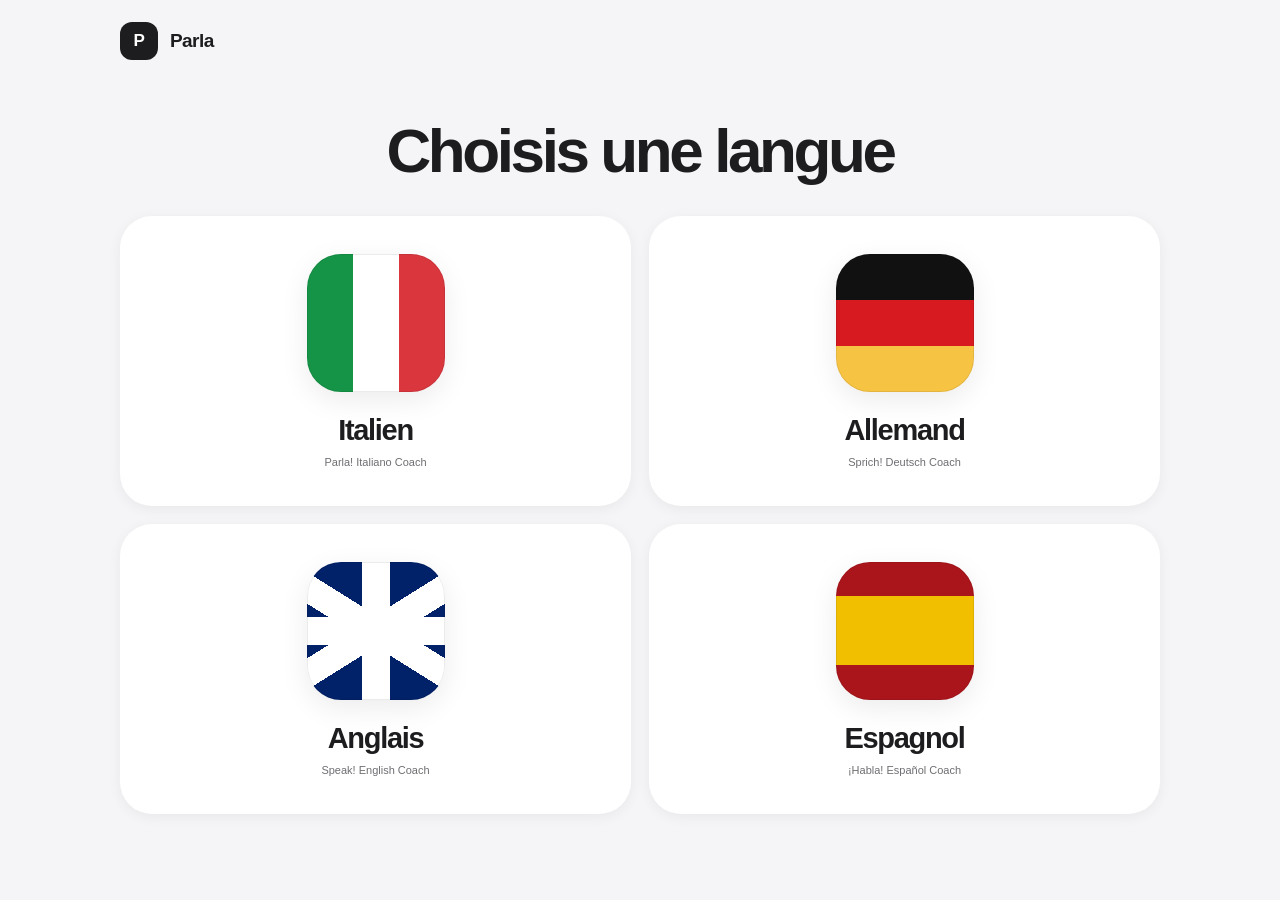
<file: index.html>
<!doctype html>
<html lang="fr">
<head>
<meta charset="utf-8">
<meta name="viewport" content="width=device-width,initial-scale=1,viewport-fit=cover">
<meta name="theme-color" content="#f5f5f7">
<meta name="description" content="Parla — choisissez une langue.">
<link rel="icon" href="./icon.svg" type="image/svg+xml">
<title>Parla</title>
<style>
:root{--bg:#f5f5f7;--ink:#1d1d1f;--muted:#6e6e73}
*{box-sizing:border-box}
html,body{margin:0;min-height:100%;background:var(--bg)}
body{color:var(--ink);font-family:-apple-system,BlinkMacSystemFont,"SF Pro Display","SF Pro Text","Helvetica Neue",Arial,sans-serif;-webkit-font-smoothing:antialiased;padding-top:env(safe-area-inset-top);padding-bottom:env(safe-area-inset-bottom)}
main{width:min(1040px,calc(100% - 32px));min-height:100vh;margin:0 auto;display:flex;flex-direction:column}
header{height:82px;display:flex;align-items:center}.brand{display:flex;align-items:center;gap:12px;font-size:19px;font-weight:700;letter-spacing:-.03em}.mark{width:38px;height:38px;border-radius:12px;display:grid;place-items:center;background:#1d1d1f;color:#fff;font-size:17px}
.hero{flex:1;display:flex;flex-direction:column;justify-content:center;padding:24px 0 72px}h1{margin:0 0 34px;text-align:center;font-size:clamp(38px,6vw,62px);line-height:1;letter-spacing:-.055em}.selector{display:grid;grid-template-columns:1fr 1fr;gap:18px}
.lang{min-height:290px;border-radius:32px;background:#fff;color:inherit;text-decoration:none;display:flex;flex-direction:column;align-items:center;justify-content:center;gap:22px;box-shadow:0 3px 14px rgba(0,0,0,.055);transition:transform .18s ease,box-shadow .18s ease}.lang:hover{transform:translateY(-4px);box-shadow:0 16px 40px rgba(0,0,0,.09)}
.flag{width:138px;height:138px;border-radius:34px;box-shadow:inset 0 0 0 1px rgba(0,0,0,.08),0 8px 28px rgba(0,0,0,.08)}
.flag.it{background:linear-gradient(90deg,#159447 0 33.333%,#fff 33.333% 66.666%,#d9363e 66.666%)}
.flag.de{background:linear-gradient(#111 0 33.333%,#d71920 33.333% 66.666%,#f6c343 66.666%)}
.flag.en{background:linear-gradient(32deg,transparent 43%,#fff 43% 57%,transparent 57%),linear-gradient(-32deg,transparent 43%,#fff 43% 57%,transparent 57%),linear-gradient(90deg,transparent 40%,#fff 40% 60%,transparent 60%),linear-gradient(transparent 40%,#fff 40% 60%,transparent 60%),linear-gradient(90deg,transparent 46%,#c8102e 46% 54%,transparent 54%),linear-gradient(transparent 46%,#c8102e 46% 54%,transparent 54%),#012169}
.flag.es{background:linear-gradient(#aa151b 0 25%,#f1bf00 25% 75%,#aa151b 75%)}
.lang strong{font-size:29px;letter-spacing:-.045em}.lang span{margin-top:-13px;color:var(--muted);font-size:11px}
@media(max-width:680px){main{width:min(100% - 24px,520px)}header{height:70px}.hero{justify-content:flex-start;padding:42px 0 44px}h1{font-size:42px;margin-bottom:26px}.selector{grid-template-columns:1fr;gap:14px}.lang{min-height:238px;border-radius:28px;gap:18px}.flag{width:112px;height:112px;border-radius:28px}.lang strong{font-size:27px}}
</style>
</head>
<body>
<main>
  <header><div class="brand"><div class="mark">P</div><div>Parla</div></div></header>
  <section class="hero">
    <h1>Choisis une langue</h1>
    <div class="selector">
      <a class="lang" href="./italiano/" aria-label="Ouvrir le cours d’italien"><div class="flag it" aria-hidden="true"></div><strong>Italien</strong><span>Parla! Italiano Coach</span></a>
      <a class="lang" href="./deutsch/" aria-label="Ouvrir le cours d’allemand"><div class="flag de" aria-hidden="true"></div><strong>Allemand</strong><span>Sprich! Deutsch Coach</span></a>
      <a class="lang" href="./english/" aria-label="Ouvrir le cours d’anglais"><div class="flag en" aria-hidden="true"></div><strong>Anglais</strong><span>Speak! English Coach</span></a>
      <a class="lang" href="./espanol/" aria-label="Ouvrir le cours d’espagnol"><div class="flag es" aria-hidden="true"></div><strong>Espagnol</strong><span>¡Habla! Español Coach</span></a>
    </div>
  </section>
</main>
</body>
</html>
</file>
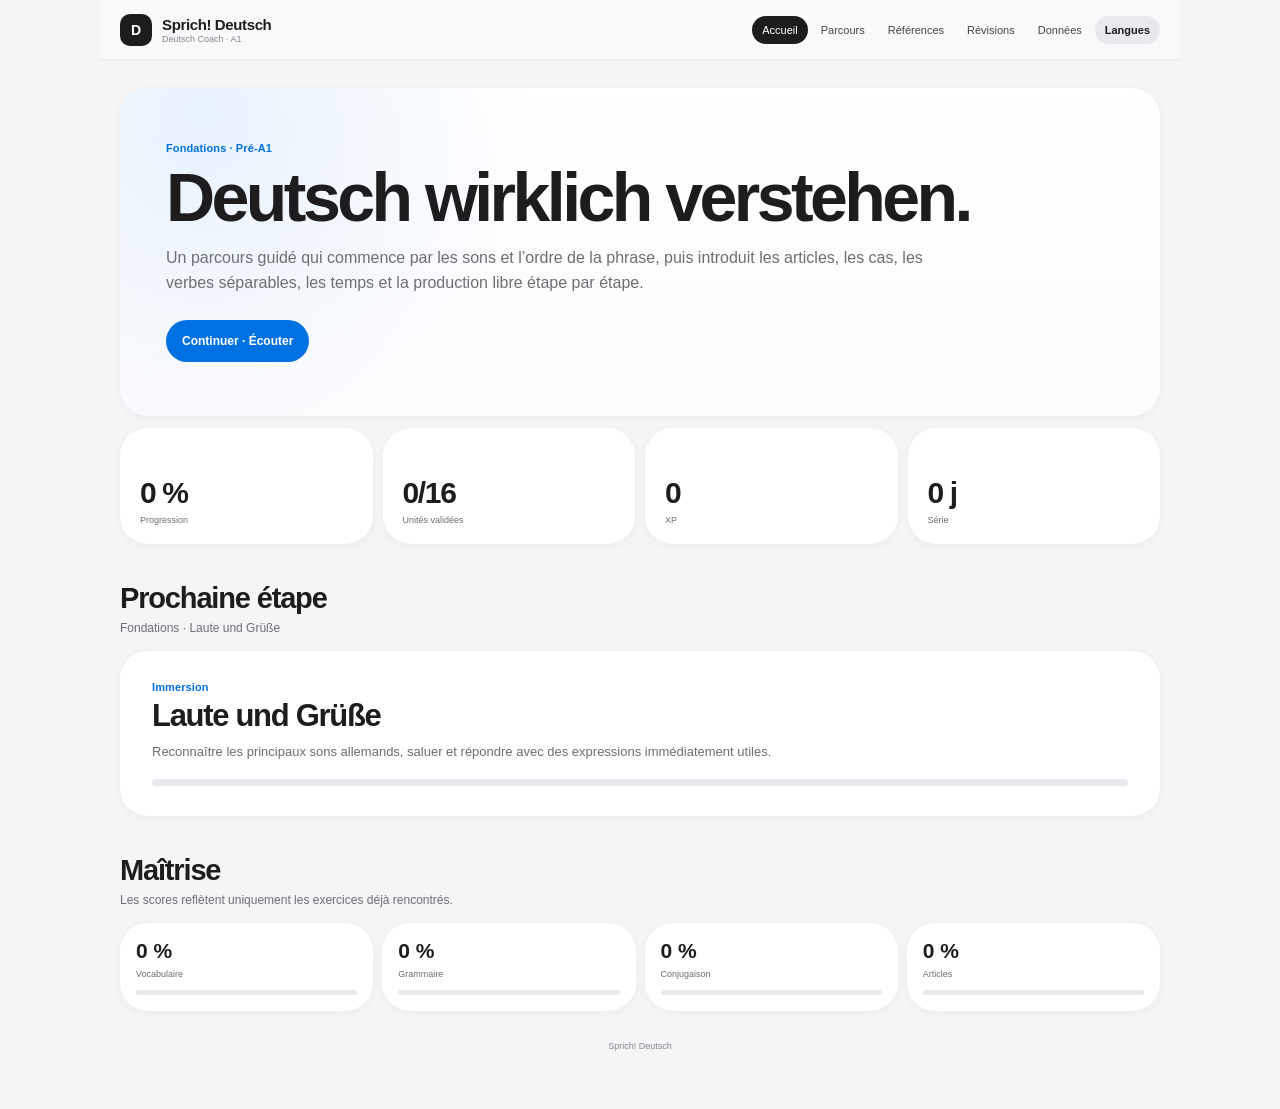
<file: deutsch/index.html>
<!doctype html>
<html lang="fr">
<head>
<meta charset="utf-8">
<meta name="viewport" content="width=device-width,initial-scale=1,viewport-fit=cover">
<meta name="theme-color" content="#f5f5f7">
<meta name="apple-mobile-web-app-capable" content="yes">
<meta name="apple-mobile-web-app-status-bar-style" content="default">
<meta name="apple-mobile-web-app-title" content="Sprich! Deutsch">
<meta name="description" content="Sprich! Deutsch — cours d'allemand A1 structuré depuis zéro.">
<link rel="manifest" href="./manifest.json">
<link rel="icon" href="./icon.svg" type="image/svg+xml">
<link rel="apple-touch-icon" href="./icon.svg">
<link rel="stylesheet" href="../shared/styles-v2.css">
<title>Sprich! Deutsch</title>
</head>
<body>
<div id="app"></div>
<script src="./foundation-v2.js"></script>
<script src="./a1-v2.js"></script>
<script src="./course-v2.js"></script>
<script src="../shared/core-v2.js"></script>
<script>
if("serviceWorker" in navigator){
  window.addEventListener("load",()=>navigator.serviceWorker.register("./sw.js").catch(()=>{}));
}
</script>
</body>
</html>
</file>
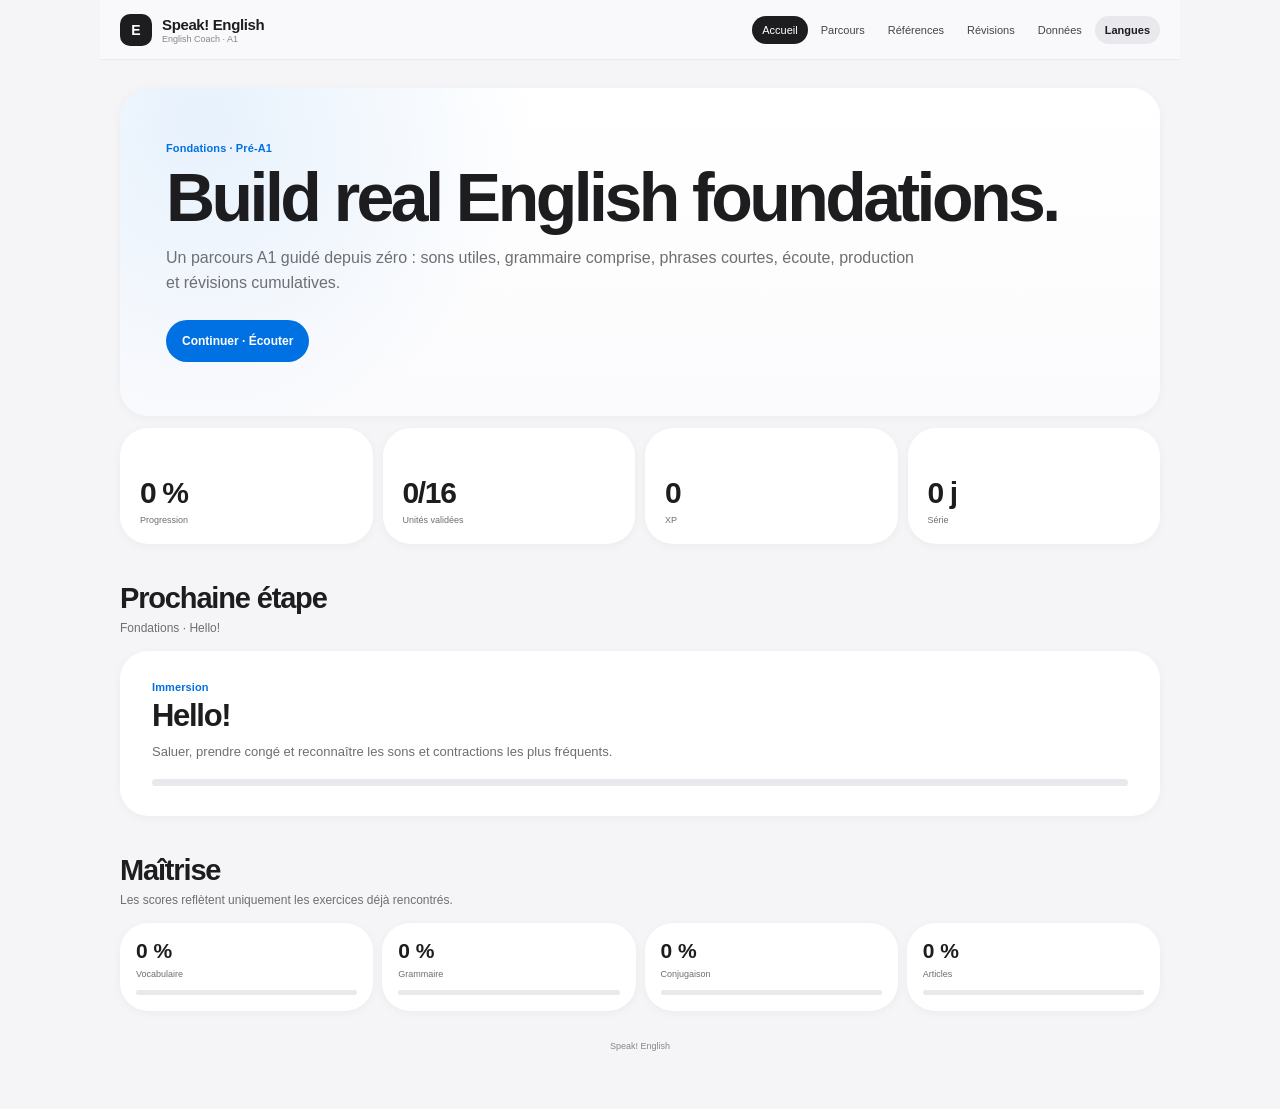
<file: english/index.html>
<!doctype html>
<html lang="fr">
<head>
<meta charset="utf-8">
<meta name="viewport" content="width=device-width,initial-scale=1,viewport-fit=cover">
<meta name="theme-color" content="#f5f5f7">
<meta name="apple-mobile-web-app-capable" content="yes">
<meta name="apple-mobile-web-app-status-bar-style" content="default">
<meta name="apple-mobile-web-app-title" content="Speak! English">
<meta name="description" content="Speak! English — cours d’anglais A1 structuré depuis zéro.">
<link rel="manifest" href="./manifest.json">
<link rel="icon" href="./icon.svg" type="image/svg+xml">
<link rel="apple-touch-icon" href="./icon.svg">
<link rel="stylesheet" href="../shared/styles-v2.css">
<title>Speak! English</title>
</head>
<body>
<div id="app"></div>
<script src="./foundation-v2.js"></script>
<script src="./a1-v2.js"></script>
<script src="./course-v2.js"></script>
<script src="../shared/core-v2.js"></script>
<script>
if("serviceWorker" in navigator){
  window.addEventListener("load",()=>navigator.serviceWorker.register("./sw.js").catch(()=>{}));
}
</script>
</body>
</html>
</file>
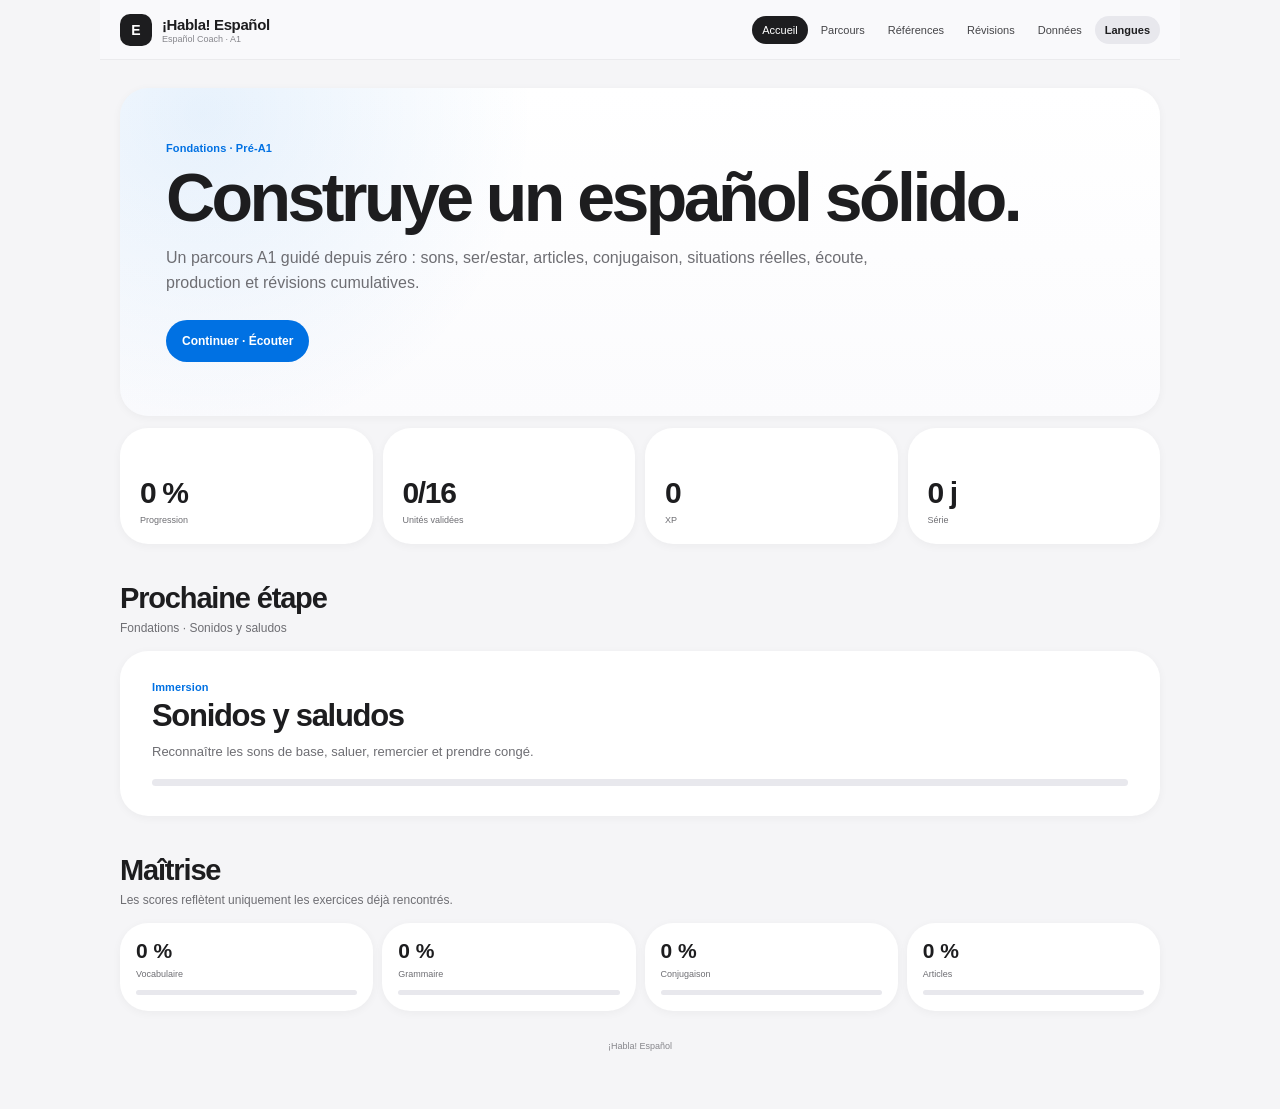
<file: espanol/index.html>
<!doctype html>
<html lang="fr">
<head>
<meta charset="utf-8">
<meta name="viewport" content="width=device-width,initial-scale=1,viewport-fit=cover">
<meta name="theme-color" content="#f5f5f7">
<meta name="apple-mobile-web-app-capable" content="yes">
<meta name="apple-mobile-web-app-status-bar-style" content="default">
<meta name="apple-mobile-web-app-title" content="¡Habla! Español">
<meta name="description" content="¡Habla! Español — cours d’espagnol A1 structuré depuis zéro.">
<link rel="manifest" href="./manifest.json">
<link rel="icon" href="./icon.svg" type="image/svg+xml">
<link rel="apple-touch-icon" href="./icon.svg">
<link rel="stylesheet" href="../shared/styles-v2.css">
<title>¡Habla! Español</title>
</head>
<body>
<div id="app"></div>
<script src="./foundation-v2.js"></script>
<script src="./a1-v2.js"></script>
<script src="./course-v2.js"></script>
<script src="./prepare-v2.js"></script>
<script src="../shared/core-v2.js"></script>
<script>
if("serviceWorker" in navigator){
  window.addEventListener("load",()=>navigator.serviceWorker.register("./sw.js").catch(()=>{}));
}
</script>
</body>
</html>
</file>
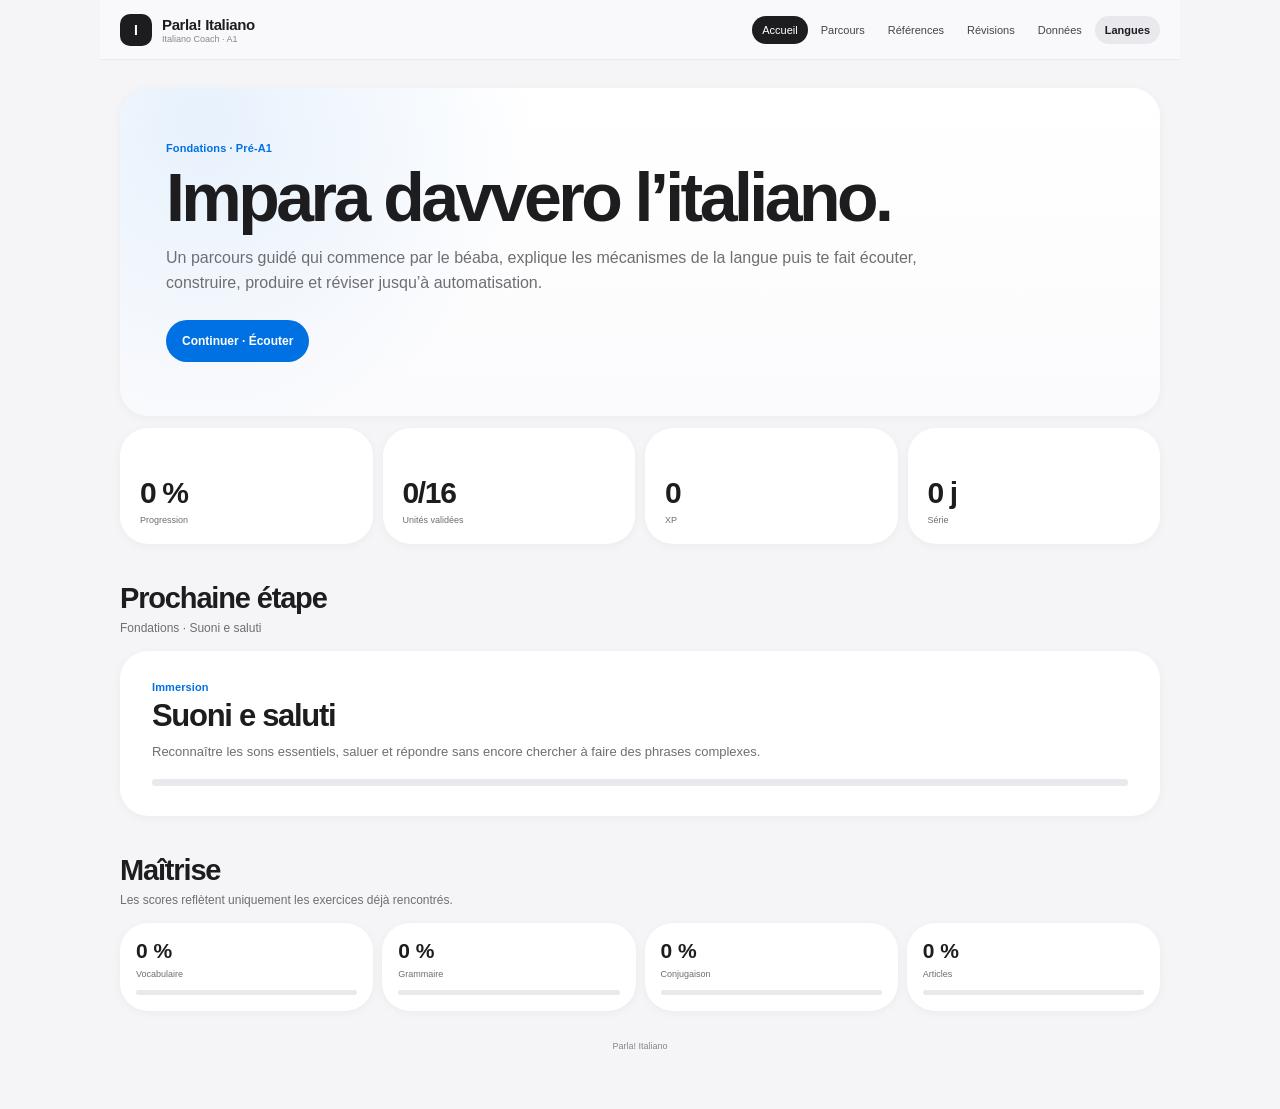
<file: italiano/index.html>
<!doctype html>
<html lang="fr">
<head>
<meta charset="utf-8">
<meta name="viewport" content="width=device-width,initial-scale=1,viewport-fit=cover">
<meta name="theme-color" content="#f5f5f7">
<meta name="apple-mobile-web-app-capable" content="yes">
<meta name="apple-mobile-web-app-status-bar-style" content="default">
<meta name="apple-mobile-web-app-title" content="Parla! Italiano">
<meta name="description" content="Parla! Italiano — cours d'italien A1 structuré depuis zéro.">
<link rel="manifest" href="./manifest.json">
<link rel="icon" href="./icon.svg" type="image/svg+xml">
<link rel="apple-touch-icon" href="./icon.svg">
<link rel="stylesheet" href="../shared/styles-v2.css">
<title>Parla! Italiano</title>
</head>
<body>
<div id="app"></div>
<script src="./foundation-v2.js"></script>
<script src="./a1-v2.js"></script>
<script src="./course-v2.js"></script>
<script src="../shared/core-v2.js"></script>
<script>
if("serviceWorker" in navigator){
  window.addEventListener("load",()=>navigator.serviceWorker.register("./sw.js").catch(()=>{}));
}
</script>
</body>
</html>
</file>
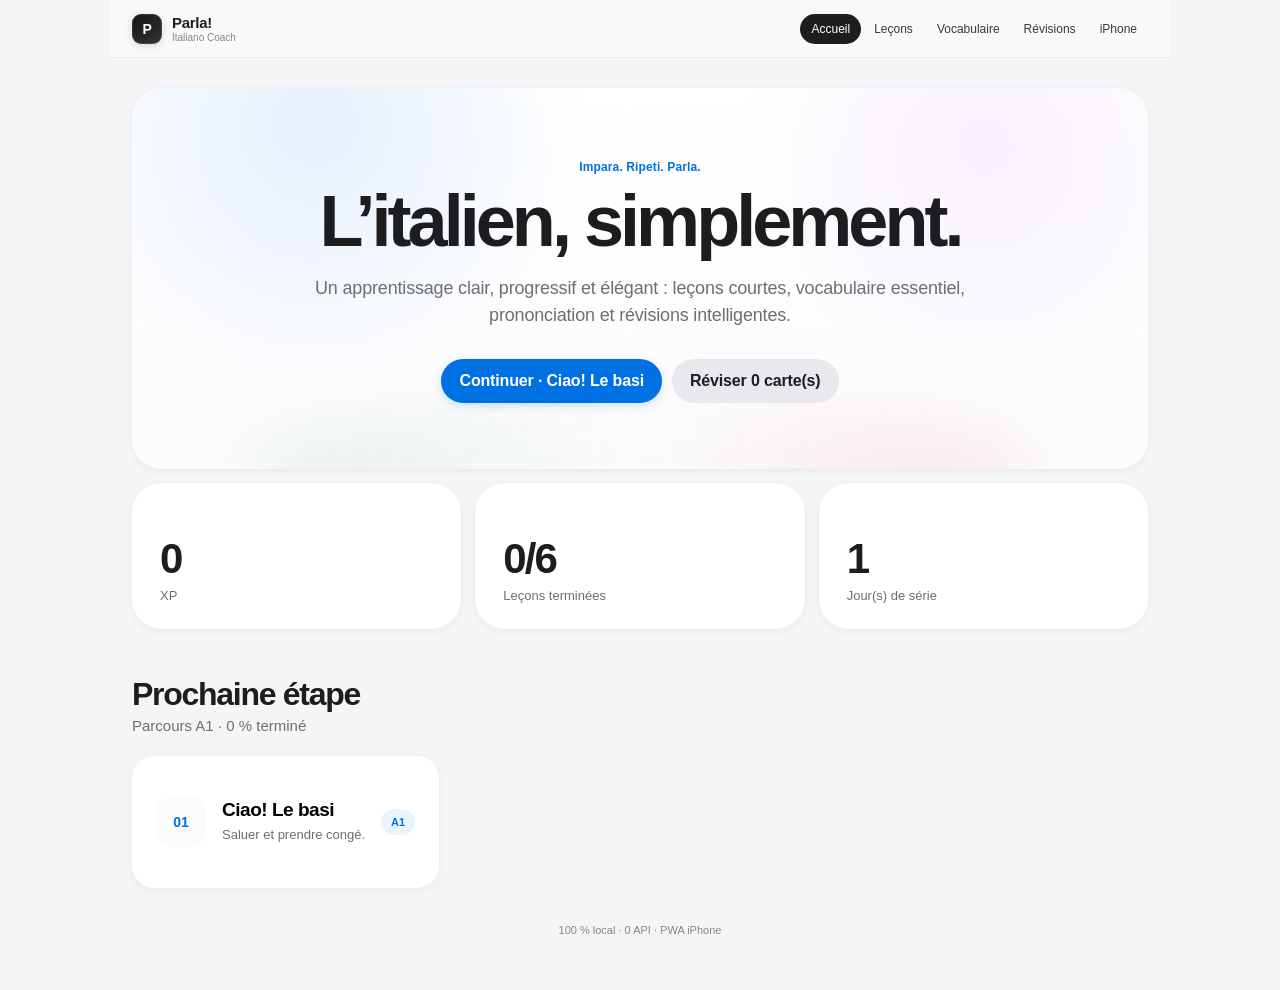
<file: legacy/index-v1.0.html>
<!doctype html>
<html lang="fr">
<head>
<meta charset="utf-8">
<meta name="viewport" content="width=device-width,initial-scale=1,viewport-fit=cover">
<meta name="theme-color" content="#f5f5f7">
<meta name="apple-mobile-web-app-capable" content="yes">
<meta name="apple-mobile-web-app-status-bar-style" content="default">
<meta name="apple-mobile-web-app-title" content="Parla!">
<meta name="description" content="Parla! — coach d'italien interactif et local.">
<link rel="manifest" href="./manifest.json">
<link rel="icon" href="./icon.svg" type="image/svg+xml">
<link rel="apple-touch-icon" href="./icon.svg">
<title>Parla! — Italiano Coach</title>
<style>
:root{
  --bg:#f5f5f7;
  --surface:#ffffff;
  --surface-2:#fbfbfd;
  --ink:#1d1d1f;
  --muted:#6e6e73;
  --muted-2:#86868b;
  --line:rgba(0,0,0,.08);
  --blue:#0071e3;
  --blue-hover:#0077ed;
  --blue-soft:#eaf4ff;
  --green:#248a3d;
  --green-soft:#edf8ef;
  --red:#d70015;
  --red-soft:#fff0f1;
  --shadow-sm:0 2px 8px rgba(0,0,0,.05);
  --shadow:0 14px 40px rgba(0,0,0,.07);
  --radius-xl:30px;
  --radius-lg:22px;
  --radius-md:16px;
}
*{box-sizing:border-box}
html{background:var(--bg);scroll-behavior:smooth}
body{
  margin:0;min-height:100%;background:var(--bg);color:var(--ink);
  font-family:-apple-system,BlinkMacSystemFont,"SF Pro Text","SF Pro Display","Helvetica Neue",Arial,sans-serif;
  font-synthesis:none;-webkit-font-smoothing:antialiased;text-rendering:optimizeLegibility;
  padding-top:env(safe-area-inset-top);padding-bottom:env(safe-area-inset-bottom);
  -webkit-tap-highlight-color:transparent;
}
button,input{font:inherit}
button{cursor:pointer;touch-action:manipulation}
button:focus-visible,input:focus-visible{outline:3px solid rgba(0,113,227,.28);outline-offset:2px}
.shell{max-width:1060px;margin:0 auto;padding:0 22px calc(54px + env(safe-area-inset-bottom))}
.top{
  position:sticky;top:env(safe-area-inset-top);z-index:20;
  min-height:58px;display:flex;align-items:center;justify-content:space-between;gap:28px;
  margin:0 -22px 30px;padding:0 22px;
  background:rgba(250,250,252,.78);
  -webkit-backdrop-filter:saturate(180%) blur(20px);backdrop-filter:saturate(180%) blur(20px);
  border-bottom:1px solid rgba(0,0,0,.06)
}
.brand{display:flex;align-items:center;gap:10px;min-width:max-content}
.logo{
  width:30px;height:30px;border-radius:9px;
  background:linear-gradient(145deg,#151516,#333336);color:#fff;
  display:grid;place-items:center;font-size:14px;font-weight:750;letter-spacing:-.04em;
  box-shadow:inset 0 0 0 1px rgba(255,255,255,.12),0 2px 8px rgba(0,0,0,.12)
}
.brand b{display:block;font-size:15px;font-weight:650;letter-spacing:-.02em}
.brand small{display:block;color:var(--muted-2);font-size:10px;line-height:1.1;margin-top:1px}
.nav{display:flex;align-items:center;gap:2px;flex-wrap:nowrap}
.nav button{
  border:0;background:transparent;color:#3a3a3c;border-radius:999px;
  padding:8px 11px;font-size:12px;font-weight:450;white-space:nowrap;
  transition:background .18s ease,color .18s ease,transform .18s ease
}
.nav button:hover{background:rgba(0,0,0,.045)}
.nav button:active{transform:scale(.97)}
.nav button.on{background:#1d1d1f;color:#fff}
.card{
  background:var(--surface);border:0;border-radius:var(--radius-xl);
  box-shadow:var(--shadow-sm);
}
.hero{
  position:relative;overflow:hidden;text-align:center;
  padding:72px 64px 66px;
  background:
    radial-gradient(circle at 18% 8%,rgba(0,113,227,.10),transparent 30%),
    radial-gradient(circle at 84% 14%,rgba(175,82,222,.08),transparent 27%),
    linear-gradient(180deg,#fff 0%,#fbfbfd 100%);
  animation:rise .45s ease both
}
.hero:after{
  content:"";position:absolute;inset:auto 12% -80px 12%;height:145px;border-radius:50%;
  background:linear-gradient(90deg,rgba(36,138,61,.10),rgba(255,255,255,0),rgba(215,0,21,.09));
  filter:blur(35px);pointer-events:none
}
.eyebrow{
  position:relative;z-index:1;
  margin-bottom:12px;color:var(--blue);font-size:12px;line-height:1.2;
  font-weight:650;letter-spacing:.01em;text-transform:none
}
h1,h2,h3,p{margin-top:0}
.hero h1{
  position:relative;z-index:1;
  max-width:780px;margin:0 auto 18px;
  font-size:clamp(44px,6.2vw,72px);line-height:.98;letter-spacing:-.055em;font-weight:720
}
.hero h2{
  position:relative;z-index:1;
  max-width:720px;margin:4px auto 8px;font-size:clamp(31px,4vw,48px);line-height:1.05;
  letter-spacing:-.045em;font-weight:700
}
.hero p,.muted{
  color:var(--muted);line-height:1.5
}
.hero p{
  position:relative;z-index:1;
  max-width:650px;margin:0 auto;font-size:18px;letter-spacing:-.01em
}
.actions{
  position:relative;z-index:1;
  display:flex;justify-content:center;gap:10px;flex-wrap:wrap;margin-top:30px
}
.primary,.ghost{
  min-height:44px;border-radius:999px;padding:11px 18px;font-weight:550;letter-spacing:-.01em;
  transition:background .18s ease,transform .18s ease,box-shadow .18s ease
}
.primary{border:0;background:var(--blue);color:#fff;box-shadow:0 3px 10px rgba(0,113,227,.18)}
.primary:hover{background:var(--blue-hover);box-shadow:0 5px 14px rgba(0,113,227,.22)}
.primary:active,.ghost:active{transform:scale(.975)}
.ghost{border:0;background:#e8e8ed;color:var(--ink)}
.ghost:hover{background:#dedee3}
.stats{
  display:grid;grid-template-columns:repeat(3,1fr);gap:14px;margin-top:14px
}
.stat{
  min-height:146px;padding:26px 28px;display:flex;flex-direction:column;justify-content:flex-end;
  background:var(--surface);animation:rise .5s ease both
}
.stat strong{
  display:block;font-size:42px;line-height:1;font-weight:700;letter-spacing:-.045em
}
.stat span{margin-top:8px;color:var(--muted);font-size:13px}
.section{margin-top:48px}
.section h2{
  margin:0 0 4px;font-size:32px;line-height:1.08;letter-spacing:-.04em;font-weight:700
}
.section>.muted{margin-bottom:18px;font-size:15px}
.lesson-grid{display:grid;grid-template-columns:repeat(2,1fr);gap:14px}
.lesson{
  min-height:132px;padding:24px 24px;text-align:left;border:0;background:#fff;border-radius:var(--radius-lg);
  box-shadow:var(--shadow-sm);display:grid;grid-template-columns:50px 1fr auto;gap:16px;align-items:center;
  transition:transform .22s ease,box-shadow .22s ease,background .22s ease
}
.lesson:hover{transform:translateY(-2px);box-shadow:var(--shadow)}
.lesson:active{transform:scale(.99)}
.num{
  width:50px;height:50px;border-radius:15px;background:var(--surface-2);
  display:grid;place-items:center;color:var(--blue);font-weight:650;font-size:14px
}
.lesson h3{margin:0 0 5px;font-size:19px;letter-spacing:-.025em;font-weight:650}
.lesson p{margin:0;color:var(--muted);font-size:13px;line-height:1.4}
.pill{
  background:var(--blue-soft);color:var(--blue);border-radius:999px;padding:7px 10px;
  font-size:11px;font-weight:600
}
.practice{max-width:760px}
.practice .top{margin-left:-22px;margin-right:-22px}
.progress{height:6px;border-radius:999px;background:#e8e8ed;overflow:hidden;margin-top:22px}
.progress span{display:block;height:100%;background:linear-gradient(90deg,#0071e3,#4fa7ff);border-radius:inherit;transition:width .25s ease}
.exercise{
  padding:34px 36px;margin-top:14px;border-radius:var(--radius-xl);
  animation:rise .38s ease both
}
.prompt{
  margin:22px 0 24px;font-size:29px;font-weight:650;line-height:1.22;letter-spacing:-.035em
}
.choices{display:grid;gap:10px}
.choice{
  min-height:54px;border:1px solid rgba(0,0,0,.08);background:#fff;border-radius:15px;
  padding:15px 17px;text-align:left;color:var(--ink);font-weight:500;
  transition:border .16s ease,background .16s ease,transform .16s ease
}
.choice:hover{border-color:rgba(0,113,227,.32);background:#f9fcff}
.choice:active{transform:scale(.99)}
.answer{
  width:100%;min-height:54px;padding:15px 17px;border-radius:15px;border:1px solid rgba(0,0,0,.11);
  background:#fff;outline:0;color:var(--ink);font-size:16px
}
.answer::placeholder,.searchbox::placeholder{color:#98989d}
.answer:focus{border-color:var(--blue);box-shadow:0 0 0 4px rgba(0,113,227,.10)}
.feedback{margin-top:16px;padding:16px 18px;border-radius:16px;line-height:1.45;font-size:14px}
.ok{background:var(--green-soft);color:#1f6a31}
.bad{background:var(--red-soft);color:#a20010}
.row{display:flex;justify-content:space-between;align-items:center;gap:10px;margin-top:18px}
.review{max-width:650px;margin:0 auto;padding:38px;text-align:center;animation:rise .38s ease both}
.word{font-size:48px;font-weight:700;line-height:1.05;letter-spacing:-.045em;margin:18px 0 8px}
.translation{color:var(--muted);font-size:20px}
.rates{display:grid;grid-template-columns:repeat(4,1fr);gap:9px;margin-top:24px}
.rates button{
  border:0;background:#f2f2f7;color:var(--ink);border-radius:13px;padding:13px 8px;
  transition:background .16s ease,transform .16s ease
}
.rates button:hover{background:#e8e8ed}
.rates button:active{transform:scale(.97)}
.empty{text-align:center;padding:50px 28px}
.install{padding:18px;margin-top:14px}
.install ol{max-width:480px;margin:24px auto 0;color:var(--muted);line-height:1.8;text-align:left}
.footer{text-align:center;color:var(--muted-2);font-size:11px;margin-top:36px}
.vocab-wrap{max-width:980px}
.vocab-head{
  padding:42px 38px 34px;background:#fff;border-radius:var(--radius-xl);box-shadow:var(--shadow-sm);
  animation:rise .38s ease both
}
.vocab-head h2{margin:4px 0 6px!important;font-size:40px;letter-spacing:-.045em;line-height:1.05}
.vocab-head>.muted{font-size:16px;margin-bottom:0}
.vocab-tabs{
  display:inline-flex;max-width:100%;gap:3px;padding:4px;margin-top:24px;overflow-x:auto;
  background:#f2f2f7;border-radius:999px;scrollbar-width:none
}
.vocab-tabs::-webkit-scrollbar{display:none}
.vocab-tabs button{
  border:0;background:transparent;color:#3a3a3c;border-radius:999px;padding:9px 14px;
  font-weight:520;white-space:nowrap;transition:background .16s ease,color .16s ease
}
.vocab-tabs button.on{background:#fff;color:var(--ink);box-shadow:0 1px 4px rgba(0,0,0,.10)}
.searchbox{
  width:100%;margin-top:22px;border:0;background:#f2f2f7;border-radius:14px;
  padding:14px 16px 14px 18px;outline:0;color:var(--ink);font-size:15px
}
.searchbox:focus{box-shadow:0 0 0 3px rgba(0,113,227,.12)}
.vocab-count{font-size:12px;color:var(--muted-2);margin:9px 2px 0}
.vocab-group{margin-top:34px}
.vocab-group h3{font-size:24px;letter-spacing:-.035em;margin:0 0 12px;font-weight:650}
.vocab-list{display:grid;grid-template-columns:repeat(2,1fr);gap:10px}
.vocab-item{
  display:grid;grid-template-columns:1fr auto;gap:14px;align-items:center;
  min-height:76px;padding:16px 17px;border:0;background:#fff;border-radius:17px;box-shadow:var(--shadow-sm);
  transition:transform .18s ease,box-shadow .18s ease
}
.vocab-item:hover{transform:translateY(-1px);box-shadow:0 8px 24px rgba(0,0,0,.06)}
.vocab-it{font-weight:630;font-size:16px;letter-spacing:-.018em}
.vocab-fr{color:var(--muted);font-size:13px;margin-top:4px}
.vocab-note{color:var(--muted-2);font-size:11px;margin-top:4px;font-style:normal}
.speak-mini{
  border:0;background:#f2f2f7;color:var(--blue);border-radius:50%;width:40px;height:40px;
  display:grid;place-items:center;transition:background .16s ease,transform .16s ease
}
.speak-mini:hover{background:#e7f2ff}.speak-mini:active{transform:scale(.94)}
.no-results{padding:42px;text-align:center;color:var(--muted)}
@keyframes rise{from{opacity:0;transform:translateY(8px)}to{opacity:1;transform:translateY(0)}}
@media(max-width:780px){
  .shell{padding-left:16px;padding-right:16px}
  .top{
    margin-left:-16px;margin-right:-16px;margin-bottom:22px;padding:0 16px;gap:16px;min-height:54px
  }
  .brand small{display:none}
  .nav{overflow-x:auto;scrollbar-width:none;margin-right:-16px;padding-right:16px}
  .nav::-webkit-scrollbar{display:none}
  .nav button{font-size:11px;padding:8px 10px}
  .hero{padding:54px 24px 50px}
  .hero h1{font-size:clamp(40px,11.5vw,58px)}
  .hero h2{font-size:36px}
  .hero p{font-size:16px}
  .stats{grid-template-columns:repeat(3,1fr);gap:8px}
  .stat{min-height:112px;padding:18px 14px}
  .stat strong{font-size:31px}
  .stat span{font-size:10px}
  .section{margin-top:38px}
  .section h2{font-size:28px}
  .lesson-grid,.vocab-list{grid-template-columns:1fr}
  .lesson{min-height:112px;padding:19px;grid-template-columns:45px 1fr auto}
  .num{width:45px;height:45px;border-radius:14px}
  .practice .top{margin-left:-16px;margin-right:-16px}
  .exercise{padding:27px 22px}
  .prompt{font-size:25px}
  .review{padding:32px 22px}
  .rates{grid-template-columns:repeat(2,1fr)}
  .vocab-head{padding:30px 22px 25px}
  .vocab-head h2{font-size:34px}
  .vocab-tabs{width:100%}
  .vocab-tabs button{flex:1}
  .vocab-group{margin-top:28px}
  .vocab-group h3{font-size:21px}
  .primary,.ghost,.choice,.answer{min-height:48px}
}
@media(max-width:470px){
  .top{display:block;padding-top:8px;padding-bottom:8px}
  .brand{height:34px}
  .nav{margin-top:6px;margin-left:-6px}
  .stats{grid-template-columns:1fr 1fr 1fr}
  .stat{min-height:100px;padding:15px 12px}
  .stat strong{font-size:28px}
  .lesson{grid-template-columns:42px 1fr}
  .lesson .pill{grid-column:2;justify-self:start;margin-top:-5px}
  .vocab-tabs button{font-size:11px;padding:9px 10px}
}
@media(prefers-reduced-motion:reduce){
  *{scroll-behavior:auto!important;animation:none!important;transition:none!important}
}
</style>
</head>
<body><div id="app"></div>
<script>
(function(){
var KEY="parla_v1";
var lessons=[
{id:"l1",title:"Ciao! Le basi",sub:"Saluer et prendre congé.",v:[["ciao","salut / au revoir"],["buongiorno","bonjour"],["grazie","merci"],["arrivederci","au revoir"]],q:[
{t:"mcq",p:"Comment dit-on « bonjour » le matin ?",c:["Buonasera","Buongiorno","Arrivederci"],a:"Buongiorno",e:"Buongiorno s'emploie le matin et en journée."},
{t:"text",p:"Traduisez : « Merci beaucoup »",a:["grazie mille","molte grazie"],m:"Grazie mille.",e:"Grazie mille est la formulation la plus naturelle."},
{t:"text",p:"Écrivez : « Au revoir »",a:["arrivederci"],m:"Arrivederci.",e:"Une formule neutre et polie."}]},
{id:"l2",title:"Mi presento",sub:"Se présenter simplement.",v:[["mi chiamo","je m'appelle"],["piacere","enchanté"],["abito a","j'habite à"],["e tu?","et toi ?"]],q:[
{t:"text",p:"Traduisez : « Je m'appelle Luca »",a:["mi chiamo luca","io mi chiamo luca"],m:"Mi chiamo Luca.",e:"Le pronom io est souvent omis."},
{t:"mcq",p:"« Piacere » signifie :",c:["Pardon","Enchanté","Demain"],a:"Enchanté",e:"Piacere s'utilise lors d'une présentation."},
{t:"text",p:"Écrivez : « J'habite à Lausanne »",a:["abito a lausanne","io abito a lausanne"],m:"Abito a Lausanne.",e:"Avec une ville, on utilise généralement a."}]},
{id:"l3",title:"Al bar",sub:"Commander au café.",v:[["un caffè","un café"],["vorrei","je voudrais"],["per favore","s'il vous plaît"],["quanto costa?","combien ça coûte ?"]],q:[
{t:"text",p:"Commandez poliment un café.",a:["vorrei un caffè","vorrei un caffè per favore","un caffè per favore"],m:"Vorrei un caffè, per favore.",e:"Vorrei est très naturel pour commander."},
{t:"mcq",p:"« Quanto costa? » signifie :",c:["Où est-ce ?","Combien ça coûte ?","À demain ?"],a:"Combien ça coûte ?",e:"Quanto = combien ; costa = coûte."},
{t:"text",p:"Traduisez : « S'il vous plaît »",a:["per favore"],m:"Per favore.",e:"Expression incontournable."}]},
{id:"l4",title:"Orientarsi",sub:"Demander son chemin.",v:[["dov'è?","où est ?"],["a destra","à droite"],["a sinistra","à gauche"],["sempre dritto","tout droit"]],q:[
{t:"text",p:"Demandez : « Où est la gare ? »",a:["dov'è la stazione","dove è la stazione"],m:"Dov'è la stazione?",e:"Dove è se contracte souvent en dov'è."},
{t:"mcq",p:"« A sinistra » signifie :",c:["À droite","À gauche","Tout droit"],a:"À gauche",e:"Sinistra = gauche."},
{t:"text",p:"Traduisez : « Tout droit »",a:["sempre dritto","dritto"],m:"Sempre dritto.",e:"Très courant pour indiquer un itinéraire."}]},
{id:"l5",title:"Al ristorante",sub:"Commander et demander l'addition.",v:[["il conto","l'addition"],["senza","sans"],["con","avec"],["prendo","je prends"]],q:[
{t:"text",p:"Demandez l'addition poliment.",a:["il conto per favore","potrei avere il conto","potrei avere il conto per favore"],m:"Il conto, per favore.",e:"Simple et parfaitement naturel."},
{t:"mcq",p:"« Senza » signifie :",c:["Avec","Sans","Encore"],a:"Sans",e:"Senza = sans."},
{t:"text",p:"Traduisez : « Je prends les pâtes »",a:["prendo la pasta"],m:"Prendo la pasta.",e:"Prendo est très courant pour choisir un plat."}]},
{id:"l6",title:"Piccola conversazione",sub:"Tenir un mini-échange.",v:[["come va?","comment ça va ?"],["molto bene","très bien"],["oggi","aujourd'hui"],["domani","demain"]],q:[
{t:"text",p:"Répondez à « Come va? » par « Très bien, merci ».",a:["molto bene grazie","benissimo grazie"],m:"Molto bene, grazie.",e:"Une réponse simple et naturelle."},
{t:"mcq",p:"« Oggi » signifie :",c:["Hier","Aujourd'hui","Demain"],a:"Aujourd'hui",e:"Oggi = aujourd'hui."},
{t:"text",p:"Traduisez : « À demain ! »",a:["a domani"],m:"A domani!",e:"Expression très courante."}]}
];

var vocabData={
courant:[
["Indispensables",[["sì","oui"],["no","non"],["forse","peut-être"],["certo","bien sûr"],["anche","aussi"],["solo","seulement / seul"],["molto","beaucoup / très"],["poco","peu"],["abbastanza","assez"],["troppo","trop"],["più","plus"],["meno","moins"],["tutto","tout"],["niente","rien"],["qualcosa","quelque chose"],["qualcuno","quelqu’un"],["qui","ici"],["lì / là","là-bas"],["adesso / ora","maintenant"],["subito","tout de suite"],["ancora","encore"],["già","déjà"],["sempre","toujours"],["mai","jamais"]]],
["Politesse",[["ciao","salut / au revoir"],["buongiorno","bonjour"],["buonasera","bonsoir"],["buonanotte","bonne nuit"],["arrivederci","au revoir"],["a presto","à bientôt"],["a dopo","à tout à l’heure"],["grazie","merci"],["grazie mille","merci beaucoup"],["prego","de rien / je vous en prie"],["per favore","s’il vous plaît"],["scusa","excuse-moi"],["scusi","excusez-moi"],["mi dispiace","je suis désolé"],["permesso","pardon / puis-je passer ?"],["piacere","enchanté"]]],
["Questions",[["chi?","qui ?"],["che cosa? / cosa?","quoi ?"],["che?","quel / que ?"],["dove?","où ?"],["quando?","quand ?"],["perché?","pourquoi ?"],["come?","comment ?"],["quanto?","combien ?"],["quale?","lequel / quel ?"],["a che ora?","à quelle heure ?"]]],
["Temps",[["oggi","aujourd’hui"],["ieri","hier"],["domani","demain"],["stamattina","ce matin"],["stasera","ce soir"],["stanotte","cette nuit"],["mattina","matin"],["pomeriggio","après-midi"],["sera","soir"],["notte","nuit"],["giorno","jour"],["settimana","semaine"],["mese","mois"],["anno","année"],["ora","heure"],["minuto","minute"],["presto","tôt / bientôt"],["tardi","tard"],["prima","avant"],["dopo","après"],["lunedì","lundi"],["martedì","mardi"],["mercoledì","mercredi"],["giovedì","jeudi"],["venerdì","vendredi"],["sabato","samedi"],["domenica","dimanche"]]],
["Nombres",[["zero","zéro"],["uno","un"],["due","deux"],["tre","trois"],["quattro","quatre"],["cinque","cinq"],["sei","six"],["sette","sept"],["otto","huit"],["nove","neuf"],["dieci","dix"],["undici","onze"],["dodici","douze"],["tredici","treize"],["quattordici","quatorze"],["quindici","quinze"],["sedici","seize"],["diciassette","dix-sept"],["diciotto","dix-huit"],["diciannove","dix-neuf"],["venti","vingt"],["trenta","trente"],["quaranta","quarante"],["cinquanta","cinquante"],["cento","cent"],["mille","mille"]]],
["Personnes & famille",[["uomo","homme"],["donna","femme"],["ragazzo","garçon / jeune homme"],["ragazza","fille / jeune femme"],["persona","personne"],["amico / amica","ami / amie"],["famiglia","famille"],["madre / mamma","mère / maman"],["padre / papà","père / papa"],["figlio / figlia","fils / fille"],["fratello","frère"],["sorella","sœur"],["marito","mari"],["moglie","épouse"],["bambino / bambina","enfant"]]],
["Lieux",[["casa","maison / chez soi"],["hotel / albergo","hôtel"],["ristorante","restaurant"],["bar","café / bar"],["stazione","gare"],["aeroporto","aéroport"],["fermata","arrêt"],["strada","rue / route"],["piazza","place"],["centro","centre"],["negozio","magasin"],["supermercato","supermarché"],["farmacia","pharmacie"],["ospedale","hôpital"],["bagno","toilettes / salle de bain"],["camera","chambre"],["ufficio","bureau"],["museo","musée"],["spiaggia","plage"],["montagna","montagne"]]],
["Déplacements",[["macchina / auto","voiture"],["treno","train"],["autobus / bus","bus"],["metro","métro"],["taxi","taxi"],["aereo","avion"],["bicicletta","vélo"],["biglietto","billet"],["binario","voie / quai"],["andata","aller"],["ritorno","retour"],["destra","droite"],["sinistra","gauche"],["dritto","tout droit"],["vicino","près"],["lontano","loin"],["entrata","entrée"],["uscita","sortie"]]],
["Restaurant & alimentation",[["acqua","eau"],["caffè","café"],["tè","thé"],["latte","lait"],["pane","pain"],["pasta","pâtes"],["riso","riz"],["carne","viande"],["pesce","poisson"],["verdura","légume(s)"],["frutta","fruit"],["formaggio","fromage"],["vino","vin"],["birra","bière"],["colazione","petit-déjeuner"],["pranzo","déjeuner"],["cena","dîner"],["menù","menu"],["conto","addition"],["piatto","plat / assiette"],["bicchiere","verre"],["bottiglia","bouteille"],["forchetta","fourchette"],["coltello","couteau"],["cucchiaio","cuillère"],["sale","sel"],["zucchero","sucre"],["senza","sans"],["con","avec"]]],
["Achats & argent",[["quanto costa?","combien ça coûte ?"],["prezzo","prix"],["euro","euro"],["soldi","argent"],["contanti","espèces"],["carta","carte"],["scontrino","ticket de caisse"],["aperto","ouvert"],["chiuso","fermé"],["taglia","taille"],["grande","grand"],["piccolo","petit"],["caro","cher"],["economico","bon marché"],["comprare","acheter"],["pagare","payer"]]],
["Adjectifs utiles",[["buono","bon"],["cattivo","mauvais"],["bello","beau"],["brutto","laid"],["grande","grand"],["piccolo","petit"],["nuovo","nouveau"],["vecchio","vieux"],["facile","facile"],["difficile","difficile"],["caldo","chaud"],["freddo","froid"],["felice","heureux"],["triste","triste"],["stanco","fatigué"],["occupato","occupé"],["libero","libre"],["importante","important"],["possibile","possible"],["pronto","prêt"],["uguale","pareil"],["diverso","différent"]]]
],
verbi:[
["Verbes fondamentaux",[["essere","être","sono = je suis"],["avere","avoir","ho = j’ai"],["fare","faire","faccio = je fais"],["andare","aller","vado = je vais"],["venire","venir","vengo = je viens"],["stare","être / rester / aller","sto = je suis / je vais"],["potere","pouvoir","posso = je peux"],["volere","vouloir","voglio = je veux"],["dovere","devoir","devo = je dois"],["sapere","savoir","so = je sais"],["conoscere","connaître","conosco = je connais"],["dire","dire","dico = je dis"],["parlare","parler","parlo = je parle"],["capire","comprendre","capisco = je comprends"],["vedere","voir","vedo = je vois"],["guardare","regarder","guardo = je regarde"],["sentire","entendre / sentir","sento = j’entends / je sens"],["ascoltare","écouter","ascolto = j’écoute"],["leggere","lire","leggo = je lis"],["scrivere","écrire","scrivo = j’écris"]]],
["Actions quotidiennes",[["mangiare","manger","mangio = je mange"],["bere","boire","bevo = je bois"],["dormire","dormir","dormo = je dors"],["lavorare","travailler","lavoro = je travaille"],["studiare","étudier","studio = j’étudie"],["abitare","habiter","abito = j’habite"],["vivere","vivre","vivo = je vis"],["entrare","entrer","entro = j’entre"],["uscire","sortir","esco = je sors"],["arrivare","arriver","arrivo = j’arrive"],["partire","partir","parto = je pars"],["tornare","revenir","torno = je reviens"],["aspettare","attendre","aspetto = j’attends"],["cercare","chercher","cerco = je cherche"],["trovare","trouver","trovo = je trouve"],["prendere","prendre","prendo = je prends"],["mettere","mettre","metto = je mets"],["portare","porter / apporter","porto = je porte"],["aprire","ouvrir","apro = j’ouvre"],["chiudere","fermer","chiudo = je ferme"]]],
["Conversation & interaction",[["chiedere","demander","chiedo = je demande"],["rispondere","répondre","rispondo = je réponds"],["pensare","penser","penso = je pense"],["credere","croire","credo = je crois"],["ricordare","se souvenir","ricordo = je me souviens"],["dimenticare","oublier","dimentico = j’oublie"],["piacere","plaire","mi piace = j’aime"],["preferire","préférer","preferisco = je préfère"],["amare","aimer","amo = j’aime"],["aiutare","aider","aiuto = j’aide"],["chiamare","appeler","chiamo = j’appelle"],["comprare","acheter","compro = j’achète"],["pagare","payer","pago = je paie"],["ordinare","commander","ordino = je commande"],["prenotare","réserver","prenoto = je réserve"]]]
],
espressioni:[
["Rencontre & présentation",[["Come stai?","Comment vas-tu ?"],["Come sta?","Comment allez-vous ?"],["Come va?","Comment ça va ?"],["Sto bene, grazie.","Je vais bien, merci."],["Molto bene.","Très bien."],["Così così.","Comme ci comme ça."],["Mi chiamo…","Je m’appelle…"],["Come ti chiami?","Comment t’appelles-tu ?"],["Piacere di conoscerti.","Enchanté de te rencontrer."],["Di dove sei?","Tu viens d’où ?"],["Sono francese.","Je suis français(e)."],["Abito a…","J’habite à…"],["E tu?","Et toi ?"]]],
["Comprendre & apprendre",[["Non capisco.","Je ne comprends pas."],["Ho capito.","J’ai compris."],["Può ripetere, per favore?","Pouvez-vous répéter, s’il vous plaît ?"],["Puoi ripetere?","Tu peux répéter ?"],["Più lentamente, per favore.","Plus lentement, s’il vous plaît."],["Come si dice … in italiano?","Comment dit-on … en italien ?"],["Cosa significa?","Qu’est-ce que ça signifie ?"],["Come si scrive?","Comment ça s’écrit ?"],["Non lo so.","Je ne sais pas."],["Non ricordo.","Je ne me souviens pas."],["Sto imparando l’italiano.","J’apprends l’italien."],["Parlo un po’ d’italiano.","Je parle un peu italien."]]],
["Au café / restaurant",[["Vorrei un caffè, per favore.","Je voudrais un café, s’il vous plaît."],["Posso avere…?","Puis-je avoir… ?"],["Prendo questo.","Je prends ceci."],["Per me…","Pour moi…"],["Cosa consiglia?","Que conseillez-vous ?"],["Qual è la specialità?","Quelle est la spécialité ?"],["Senza…, per favore.","Sans…, s’il vous plaît."],["Sono allergico / allergica a…","Je suis allergique à…"],["È piccante?","Est-ce épicé ?"],["Un altro, per favore.","Un autre, s’il vous plaît."],["Basta così, grazie.","Ça suffit comme ça, merci."],["Il conto, per favore.","L’addition, s’il vous plaît."],["Posso pagare con la carta?","Puis-je payer par carte ?"],["Era molto buono.","C’était très bon."]]],
["Se déplacer",[["Dov’è…?","Où est… ?"],["Dov’è la stazione?","Où est la gare ?"],["Come posso arrivare a…?","Comment puis-je aller à… ?"],["È lontano?","C’est loin ?"],["È vicino?","C’est près ?"],["Sempre dritto.","Toujours tout droit."],["A destra.","À droite."],["A sinistra.","À gauche."],["Quale autobus devo prendere?","Quel bus dois-je prendre ?"],["A che ora parte?","À quelle heure ça part ?"],["A che ora arriva?","À quelle heure ça arrive ?"],["Un biglietto per…, per favore.","Un billet pour…, s’il vous plaît."],["Andata e ritorno.","Aller-retour."],["Mi può chiamare un taxi?","Pouvez-vous m’appeler un taxi ?"]]],
["Hôtel & voyage",[["Ho una prenotazione.","J’ai une réservation."],["A nome di…","Au nom de…"],["Vorrei fare il check-in.","Je voudrais faire le check-in."],["La camera è pronta?","La chambre est prête ?"],["A che ora è la colazione?","À quelle heure est le petit-déjeuner ?"],["Dov’è l’ascensore?","Où est l’ascenseur ?"],["C’è il Wi-Fi?","Y a-t-il le Wi-Fi ?"],["Qual è la password del Wi-Fi?","Quel est le mot de passe du Wi-Fi ?"],["Potrei avere un’altra chiave?","Pourrais-je avoir une autre clé ?"],["Vorrei fare il check-out.","Je voudrais faire le check-out."]]],
["Achats",[["Quanto costa?","Combien ça coûte ?"],["Quanto viene?","Ça fait combien ?"],["È troppo caro.","C’est trop cher."],["Avete una taglia più grande?","Avez-vous une taille plus grande ?"],["Avete una taglia più piccola?","Avez-vous une taille plus petite ?"],["Posso provarlo / provarla?","Puis-je l’essayer ?"],["Lo prendo.","Je le prends."],["Non importa, grazie.","Ce n’est pas grave / peu importe, merci."],["Posso pagare con la carta?","Puis-je payer par carte ?"],["Mi dà lo scontrino?","Vous me donnez le ticket ?"]]],
["Conversation naturelle",[["Che bello!","C’est super / que c’est beau !"],["Davvero?","Vraiment ?"],["Certo!","Bien sûr !"],["Va bene.","D’accord / ça va."],["D’accordo.","D’accord."],["Nessun problema.","Aucun problème."],["Non importa.","Ce n’est pas grave."],["Dipende.","Ça dépend."],["Penso di sì.","Je pense que oui."],["Penso di no.","Je pense que non."],["Secondo me…","Selon moi…"],["Hai ragione.","Tu as raison."],["Non sono sicuro / sicura.","Je ne suis pas sûr(e)."],["Aspetta un attimo.","Attends un instant."],["Un momento, per favore.","Un instant, s’il vous plaît."],["Che cosa fai oggi?","Qu’est-ce que tu fais aujourd’hui ?"],["Cosa vuoi fare?","Qu’est-ce que tu veux faire ?"],["Mi piace molto.","J’aime beaucoup."],["Non mi piace.","Je n’aime pas."],["Anch’io.","Moi aussi."],["Neanch’io.","Moi non plus."],["A presto!","À bientôt !"],["A domani!","À demain !"],["Buona giornata!","Bonne journée !"],["Buon viaggio!","Bon voyage !"],["Divertiti!","Amuse-toi bien !"]]]
]};

function fresh(){return{done:{},xp:0,streak:1,last:null,reviews:{},view:"home"}}
var s;try{s=Object.assign(fresh(),JSON.parse(localStorage.getItem(KEY)||"{}"))}catch(e){s=fresh()}
var app=document.getElementById("app"),session=null,queue=[],ri=0,reveal=false;
function save(){localStorage.setItem(KEY,JSON.stringify(s))}
function norm(x){return String(x||"").toLowerCase().trim().normalize("NFD").replace(/[\u0300-\u036f]/g,"").replace(/[.,!?;:]/g,"").replace(/\s+/g," ")}
function day(){return new Date().toISOString().slice(0,10)}
function study(){var d=day();if(s.last===d)return;if(s.last){var n=Math.round((new Date(d)-new Date(s.last))/86400000);s.streak=n===1?s.streak+1:1}else s.streak=1;s.last=d;save()}
function due(){var n=Date.now();return Object.keys(s.reviews).filter(function(k){return s.reviews[k].due<=n})}
function progress(){return Math.round(Object.keys(s.done).length/lessons.length*100)}
function speak(t){if(!("speechSynthesis" in window))return;var u=new SpeechSynthesisUtterance(t);u.lang="it-IT";u.rate=.9;speechSynthesis.cancel();speechSynthesis.speak(u)}
function top(active){return '<div class="top"><div class="brand"><div class="logo">P</div><div><b>Parla!</b><small>Italiano Coach</small></div></div><div class="nav"><button data-v="home" class="'+(active==="home"?"on":"")+'">Accueil</button><button data-v="lessons" class="'+(active==="lessons"?"on":"")+'">Leçons</button><button data-v="vocab" class="'+(active==="vocab"?"on":"")+'">Vocabulaire</button><button data-v="review" class="'+(active==="review"?"on":"")+'">Révisions'+(due().length?" "+due().length:"")+'</button><button data-v="install">iPhone</button></div></div>'}
function bindNav(){document.querySelectorAll("[data-v]").forEach(function(b){b.onclick=function(){render(b.getAttribute("data-v"))}})}
function lessonCard(l,i){return '<button class="lesson" data-l="'+l.id+'"><div class="num">'+String(i+1).padStart(2,"0")+'</div><div><h3>'+l.title+'</h3><p>'+l.sub+'</p></div><span class="pill">'+(s.done[l.id]?"Terminé":"A1")+'</span></button>'}
function render(v){s.view=v;save();if(v==="home")home();else if(v==="lessons")list();else if(v==="vocab")vocab("courant");else if(v==="review")reviews(true);else if(v==="install")install();bindNav()}
function home(){var next=lessons.find(function(l){return !s.done[l.id]})||lessons[0];app.innerHTML='<main class="shell">'+top("home")+'<section class="card hero"><div class="eyebrow">Impara. Ripeti. Parla.</div><h1>L’italien, simplement.</h1><p>Un apprentissage clair, progressif et élégant : leçons courtes, vocabulaire essentiel, prononciation et révisions intelligentes.</p><div class="actions"><button class="primary" id="go">Continuer · '+next.title+'</button><button class="ghost" data-v="review">Réviser '+due().length+' carte(s)</button></div></section><section class="stats"><div class="card stat"><strong>'+s.xp+'</strong><span>XP</span></div><div class="card stat"><strong>'+Object.keys(s.done).length+'/'+lessons.length+'</strong><span>Leçons terminées</span></div><div class="card stat"><strong>'+s.streak+'</strong><span>Jour(s) de série</span></div></section><section class="section"><h2>Prochaine étape</h2><p class="muted">Parcours A1 · '+progress()+' % terminé</p>'+lessonCard(next,lessons.indexOf(next))+'</section><div class="footer">100 % local · 0 API · PWA iPhone</div></main>';document.getElementById("go").onclick=function(){start(next.id)};document.querySelector("[data-l]").onclick=function(){start(next.id)}}
function list(){app.innerHTML='<main class="shell">'+top("lessons")+'<section class="section"><h2>Parcours A1</h2><p class="muted">Six premières situations pour commencer à parler utile.</p><div class="lesson-grid">'+lessons.map(lessonCard).join("")+'</div></section></main>';document.querySelectorAll("[data-l]").forEach(function(b){b.onclick=function(){start(b.getAttribute("data-l"))}})}
function start(id){session={l:lessons.find(function(x){return x.id===id}),i:0,score:0,answered:false};exercise()}
function exercise(){var l=session.l;if(session.i>=l.q.length){finish();return}var q=l.q[session.i],input=q.t==="mcq"?'<div class="choices">'+q.c.map(function(c){return '<button class="choice" data-c="'+c.replace(/"/g,"&quot;")+'">'+c+'</button>'}).join("")+'</div>':'<input id="ans" class="answer" autocomplete="off" placeholder="Écrivez votre réponse en italien…">';app.innerHTML='<main class="shell practice">'+top("")+'<section class="card hero"><div class="eyebrow">A1 · '+l.title+'</div><h2>'+l.sub+'</h2><div class="progress"><span style="width:'+Math.round(session.i/l.q.length*100)+'%"></span></div></section><section class="card exercise"><div class="row"><span class="muted">Exercice '+(session.i+1)+' / '+l.q.length+'</span><button class="ghost" id="audio">🔊 Écouter</button></div><div class="prompt">'+q.p+'</div>'+input+'<div id="fb"></div><div class="row"><button class="ghost" data-v="lessons">Quitter</button>'+(q.t==="mcq"?"":'<button class="primary" id="check">Valider</button>')+'</div></section></main>';bindNav();document.getElementById("audio").onclick=function(){speak(q.m||q.a)};if(q.t==="mcq")document.querySelectorAll("[data-c]").forEach(function(b){b.onclick=function(){check(b.getAttribute("data-c"))}});else{document.getElementById("check").onclick=function(){check(document.getElementById("ans").value)};document.getElementById("ans").onkeydown=function(e){if(e.key==="Enter")check(e.target.value)};document.getElementById("ans").focus()}}
function check(v){if(session.answered)return;session.answered=true;var q=session.l.q[session.i],ok=q.t==="mcq"?norm(v)===norm(q.a):q.a.some(function(a){return norm(a)===norm(v)});if(ok){session.score++;s.xp+=10}else s.xp+=2;study();save();document.getElementById("fb").innerHTML='<div class="feedback '+(ok?"ok":"bad")+'"><b>'+(ok?"✓ Correct":"À revoir")+'</b><br>'+(ok?"":'Réponse conseillée : <b>'+q.m+'</b><br>')+q.e+'</div>';var n=document.createElement("button");n.className="primary";n.textContent=session.i===session.l.q.length-1?"Terminer":"Continuer";n.onclick=function(){session.i++;session.answered=false;exercise()};document.querySelector(".exercise .row:last-child").appendChild(n)}
function finish(){var l=session.l;s.done[l.id]={date:day(),score:session.score};l.v.forEach(function(v){var id=l.id+":"+v[0];if(!s.reviews[id])s.reviews[id]={it:v[0],fr:v[1],level:0,due:Date.now()}});s.xp+=25;study();save();app.innerHTML='<main class="shell practice">'+top("")+'<section class="card hero" style="text-align:center"><div class="eyebrow">Leçon terminée</div><h1>'+Math.round(session.score/l.q.length*100)+' %</h1><p>'+l.v.length+' mots ont été ajoutés à vos révisions espacées.</p><div class="actions" style="justify-content:center"><button class="primary" data-v="review">Commencer les révisions</button><button class="ghost" data-v="lessons">Autres leçons</button></div></section></main>';bindNav()}
function reviews(reset){if(reset){queue=due();ri=0;reveal=false}app.innerHTML='<main class="shell">'+top("review")+'<div id="rev"></div></main>';bindNav();reviewCard()}
function reviewCard(){var box=document.getElementById("rev");if(!queue.length||ri>=queue.length){box.innerHTML='<section class="card empty"><h2>✓ Révisions à jour</h2><p class="muted">Les prochaines cartes apparaîtront quand elles seront dues.</p><button class="ghost" data-v="home">Retour à l’accueil</button></section>';bindNav();return}var id=queue[ri],c=s.reviews[id];box.innerHTML='<section class="card review"><div class="row"><span class="muted">Carte '+(ri+1)+' / '+queue.length+'</span><button class="ghost" id="sp">🔊</button></div><div class="eyebrow">Traduisez mentalement</div><div class="word">'+c.it+'</div>'+(reveal?'<div class="translation">'+c.fr+'</div><div class="rates"><button data-r="0">Encore</button><button data-r="1">Difficile</button><button data-r="2">Bien</button><button data-r="3">Facile</button></div>':'<button class="primary" id="show">Afficher la réponse</button>')+'</section>';document.getElementById("sp").onclick=function(){speak(c.it)};if(!reveal)document.getElementById("show").onclick=function(){reveal=true;reviewCard()};else document.querySelectorAll("[data-r]").forEach(function(b){b.onclick=function(){rate(id,Number(b.getAttribute("data-r")));ri++;reveal=false;reviewCard()}})}
function rate(id,r){var c=s.reviews[id],ints=[0,1,3,7,14,30];if(r===0)c.level=0;else c.level=Math.min(ints.length-1,c.level+(r===3?2:1));c.due=Date.now()+(r===0?10/1440:ints[c.level])*86400000;s.xp+=r===0?1:3;study();save()}

function vocab(tab){
  tab=tab||"courant";
  var names={courant:"Vocabulaire courant",verbi:"Verbes essentiels",espressioni:"Expressions conversationnelles"};
  var counts={courant:"Vocabulaire indispensable du quotidien",verbi:"Les verbes à connaître en priorité",espressioni:"Formules prêtes à employer dans une vraie conversation"};
  app.innerHTML='<main class="shell vocab-wrap">'+top("vocab")+
  '<section class="card vocab-head"><div class="eyebrow">Réviser à la volée</div><h2 style="margin:8px 0 4px">'+names[tab]+'</h2><p class="muted">'+counts[tab]+'</p>'+
  '<div class="vocab-tabs"><button data-tab="courant" class="'+(tab==="courant"?"on":"")+'">Vocabulaire courant</button><button data-tab="verbi" class="'+(tab==="verbi"?"on":"")+'">Verbes</button><button data-tab="espressioni" class="'+(tab==="espressioni"?"on":"")+'">Expressions</button></div>'+
  '<input id="vocabSearch" class="searchbox" type="search" placeholder="Rechercher en italien ou en français…">'+
  '<div class="vocab-count" id="vocabCount"></div></section><div id="vocabResults"></div><div class="footer">Touchez 🔊 pour entendre la prononciation italienne.</div></main>';
  bindNav();
  document.querySelectorAll("[data-tab]").forEach(function(b){b.onclick=function(){vocab(b.getAttribute("data-tab"))}});
  var search=document.getElementById("vocabSearch");
  function draw(){
    var q=norm(search.value),groups=vocabData[tab],html="",n=0;
    groups.forEach(function(g){
      var items=g[1].filter(function(x){return !q||norm(x.join(" ")).indexOf(q)>=0});
      if(!items.length)return;n+=items.length;
      html+='<section class="vocab-group"><h3>'+g[0]+'</h3><div class="vocab-list">'+items.map(function(x){
        return '<div class="vocab-item"><div><div class="vocab-it">'+x[0]+'</div><div class="vocab-fr">'+x[1]+'</div>'+(x[2]?'<div class="vocab-note">'+x[2]+'</div>':'')+'</div><button class="speak-mini" data-speak="'+x[0].replace(/"/g,"&quot;")+'" aria-label="Écouter">🔊</button></div>'
      }).join("")+'</div></section>';
    });
    document.getElementById("vocabResults").innerHTML=html||'<div class="card no-results">Aucun résultat.</div>';
    document.getElementById("vocabCount").textContent=n+" entrée"+(n>1?"s":"");
    document.querySelectorAll("[data-speak]").forEach(function(b){b.onclick=function(){speak(b.getAttribute("data-speak"))}});
  }
  search.oninput=draw;draw();
}

function install(){app.innerHTML='<main class="shell">'+top("install")+'<section class="card hero"><div class="eyebrow">Installation iPhone</div><h1>Parla! comme une vraie app.</h1><p>Une fois le site publié en HTTPS via GitHub Pages :</p><ol><li>Ouvrez Parla! dans Safari.</li><li>Touchez <b>Partager</b>.</li><li>Choisissez <b>Sur l’écran d’accueil</b>.</li><li>Touchez <b>Ajouter</b>.</li></ol><p class="muted">La progression reste enregistrée localement sur cet iPhone.</p></section></main>'}
render(s.view||"home");
if("serviceWorker" in navigator)navigator.serviceWorker.register("./sw.js").catch(function(){});
})();
</script></body></html>
</file>
<file: shared/styles-v2.css>
:root{
  --bg:#f5f5f7;--surface:#fff;--surface2:#fafafc;--ink:#1d1d1f;--muted:#6e6e73;--muted2:#86868b;
  --line:rgba(0,0,0,.075);--blue:#0071e3;--blue2:#eaf4ff;--green:#248a3d;--green2:#edf8ef;
  --red:#d70015;--red2:#fff0f1;--orange:#a95500;--orange2:#fff5e7;--shadow:0 8px 30px rgba(0,0,0,.055);
  --r:28px;--r2:18px
}
*{box-sizing:border-box}
html{background:var(--bg);scroll-behavior:smooth}
body{margin:0;min-height:100vh;background:var(--bg);color:var(--ink);font-family:-apple-system,BlinkMacSystemFont,"SF Pro Text","SF Pro Display","Helvetica Neue",Arial,sans-serif;-webkit-font-smoothing:antialiased;padding-top:env(safe-area-inset-top);padding-bottom:env(safe-area-inset-bottom)}
button,input{font:inherit}button{cursor:pointer}.hidden{display:none!important}a{color:inherit}
.shell{max-width:1080px;margin:0 auto;padding:0 20px 58px}
.top{position:sticky;top:env(safe-area-inset-top);z-index:30;min-height:60px;margin:0 -20px 28px;padding:0 20px;display:flex;align-items:center;justify-content:space-between;gap:18px;background:rgba(250,250,252,.86);backdrop-filter:saturate(180%) blur(20px);-webkit-backdrop-filter:saturate(180%) blur(20px);border-bottom:1px solid rgba(0,0,0,.055)}
.brand{display:flex;align-items:center;gap:10px;text-decoration:none;min-width:max-content}.logo{width:32px;height:32px;border-radius:10px;background:#1d1d1f;color:#fff;display:grid;place-items:center;font-size:14px;font-weight:760}.brand b{display:block;font-size:15px;letter-spacing:-.025em}.brand small{display:block;font-size:9px;color:var(--muted2);margin-top:1px}
.nav{display:flex;gap:3px;align-items:center;overflow-x:auto;scrollbar-width:none}.nav::-webkit-scrollbar{display:none}.nav button,.nav a{border:0;background:transparent;border-radius:999px;padding:8px 10px;white-space:nowrap;color:#444447;font-size:11px;text-decoration:none}.nav button:hover,.nav a:hover{background:rgba(0,0,0,.04)}.nav button.on{background:#1d1d1f;color:#fff}.nav .hub-link{background:#e8e8ed;color:#1d1d1f;font-weight:650}
.card{background:#fff;border-radius:var(--r);box-shadow:0 2px 10px rgba(0,0,0,.042)}
.hero{padding:54px 46px;background:radial-gradient(circle at 8% 8%,rgba(0,113,227,.095),transparent 33%),linear-gradient(180deg,#fff,#fbfbfd)}
.eyebrow{color:var(--blue);font-size:11px;font-weight:700;letter-spacing:.01em}.hero h1,.hero h2{letter-spacing:-.052em;line-height:1.02;margin:9px 0 14px}.hero h1{font-size:clamp(43px,6vw,68px)}.hero h2{font-size:clamp(32px,4vw,48px)}.lead{color:var(--muted);font-size:16px;line-height:1.55;max-width:760px;margin:0}.actions{display:flex;gap:9px;flex-wrap:wrap;margin-top:24px}
.primary,.ghost,.soft,.danger{border:0;border-radius:999px;padding:11px 16px;min-height:42px;font-size:12px;font-weight:650}.primary{background:var(--blue);color:#fff}.ghost{background:#e8e8ed;color:var(--ink)}.soft{background:var(--blue2);color:var(--blue)}.danger{background:var(--red2);color:var(--red)}
.stats{display:grid;grid-template-columns:repeat(4,1fr);gap:10px;margin-top:12px}.stat{padding:19px 20px;min-height:116px;display:flex;flex-direction:column;justify-content:flex-end}.stat strong{font-size:30px;letter-spacing:-.045em}.stat span{color:var(--muted);font-size:9px;margin-top:5px}
.section{margin-top:38px}.section-head{display:flex;justify-content:space-between;gap:18px;align-items:end;margin-bottom:14px}.section-head h2{font-size:29px;letter-spacing:-.04em;margin:0}.section-head p{color:var(--muted);font-size:12px;margin:5px 0 0;line-height:1.45}
.progress{height:7px;background:#e8e8ed;border-radius:999px;overflow:hidden}.progress span{display:block;height:100%;background:linear-gradient(90deg,#0071e3,#55a9ff);border-radius:inherit;transition:width .2s ease}.progress.green span{background:linear-gradient(90deg,#248a3d,#5bc26e)}
.skill-grid{display:grid;grid-template-columns:repeat(4,1fr);gap:9px}.skill{padding:16px}.skill b{font-size:21px;display:block}.skill span{font-size:9px;color:var(--muted)}.skill .progress{height:5px;margin-top:9px}
.level-block{margin-top:25px}.level-title{display:flex;align-items:center;justify-content:space-between;gap:15px;margin:0 0 10px;padding:0 2px}.level-title h2{font-size:24px;margin:0;letter-spacing:-.035em}.level-title span{font-size:10px;color:var(--muted)}
.unit-grid{display:grid;gap:10px}.unit{padding:18px 20px;display:grid;grid-template-columns:48px 1fr auto;gap:14px;align-items:center;border:0;text-align:left;width:100%}.unit.locked{opacity:.48;cursor:not-allowed}.unit-num{width:48px;height:48px;border-radius:15px;background:#f2f2f7;display:grid;place-items:center;color:var(--blue);font-weight:730}.unit h3{font-size:17px;letter-spacing:-.025em;margin:0 0 4px}.unit p{font-size:11px;color:var(--muted);line-height:1.45;margin:0}.unit-meta{text-align:right}.pill{display:inline-flex;border-radius:999px;background:var(--blue2);color:var(--blue);padding:6px 9px;font-size:8px;font-weight:700}.pill.done{background:var(--green2);color:var(--green)}.pill.lock{background:#f2f2f7;color:var(--muted)}.unit-progress{font-size:9px;color:var(--muted);margin-top:6px}
.cycle{display:grid;grid-template-columns:repeat(5,1fr);gap:9px}.stage{border:0;text-align:left;padding:17px;min-height:145px;display:flex;flex-direction:column;justify-content:space-between}.stage.locked{opacity:.45;cursor:not-allowed}.stage .num{font-size:9px;color:var(--blue);font-weight:700}.stage h3{font-size:15px;margin:8px 0 6px;letter-spacing:-.02em}.stage p{font-size:10px;line-height:1.45;color:var(--muted);margin:0}.stage-foot{display:flex;justify-content:space-between;align-items:center;gap:7px;font-size:8px;color:var(--muted);margin-top:15px}
.study{max-width:820px}.study .top{margin-left:-20px;margin-right:-20px}.course-head{padding:30px 32px}.course-head h2{font-size:31px;letter-spacing:-.042em;margin:5px 0 8px}.course-head p{color:var(--muted);font-size:13px;line-height:1.5;margin:0}
.scene{padding:28px 30px;margin-top:11px}.scene-head{display:flex;justify-content:space-between;gap:12px;align-items:center}.scene h3{font-size:18px;margin:0}.scene-lines{display:grid;gap:8px;margin-top:18px}.scene-line{display:grid;grid-template-columns:78px 1fr auto;gap:10px;align-items:start;padding:12px 13px;background:#f7f7f9;border-radius:14px}.speaker{font-size:9px;color:var(--muted);font-weight:700;padding-top:3px}.target{font-size:14px;font-weight:600;line-height:1.45}.translation{font-size:10px;color:var(--muted);line-height:1.4;margin-top:4px}.audio{width:35px;height:35px;border:0;border-radius:50%;background:#e8e8ed;color:var(--blue)}
.theory-grid{display:grid;gap:10px;margin-top:11px}.theory{padding:21px}.theory h3{font-size:17px;margin:0 0 8px}.theory p{font-size:12px;line-height:1.58;color:#3c3c40;margin:0}.examples{display:grid;gap:6px;margin-top:12px}.example{padding:10px 11px;border-radius:11px;background:#f5f5f7;display:grid;grid-template-columns:1fr 1fr;gap:12px;font-size:11px}.example b{font-weight:650}.example span:last-child{color:var(--muted)}
.table-wrap{overflow:auto;margin-top:12px;border:1px solid var(--line);border-radius:14px}.ref-table{width:100%;border-collapse:collapse;min-width:480px}.ref-table th,.ref-table td{padding:10px 12px;border-bottom:1px solid var(--line);text-align:left;font-size:11px}.ref-table th{font-size:9px;color:var(--muted);font-weight:650;background:#fafafa}.ref-table tr:last-child td{border-bottom:0}
.exercise{padding:28px 30px;margin-top:11px}.exercise-top{display:flex;justify-content:space-between;gap:12px;align-items:center}.exercise-type{font-size:9px;color:var(--blue);font-weight:730}.exercise-count{font-size:9px;color:var(--muted)}.prompt{font-size:26px;line-height:1.25;letter-spacing:-.032em;font-weight:650;margin:23px 0}.subprompt{font-size:11px;color:var(--muted);margin:-13px 0 17px;line-height:1.45}.choices{display:grid;gap:8px}.choice{border:1px solid var(--line);background:#fff;border-radius:14px;padding:13px 15px;text-align:left;min-height:49px;font-size:13px}.choice:hover,.chip:hover{border-color:rgba(0,113,227,.35);background:#f9fcff}.answer{width:100%;border:1px solid rgba(0,0,0,.13);background:#fff;border-radius:14px;padding:13px 15px;min-height:50px;outline:0}.answer:focus{border-color:var(--blue);box-shadow:0 0 0 4px rgba(0,113,227,.09)}
.builder-answer{min-height:61px;padding:9px;border:1px dashed rgba(0,0,0,.17);border-radius:14px;display:flex;flex-wrap:wrap;gap:7px;align-items:center}.bank{display:flex;flex-wrap:wrap;gap:7px;margin-top:10px}.chip{border:1px solid var(--line);background:#fff;border-radius:10px;padding:8px 10px;font-size:12px}.chip.used{opacity:.3}.listen-box{padding:22px;border-radius:17px;background:#f5f5f7;text-align:center;margin-top:18px}.listen-btn{border:0;width:52px;height:52px;border-radius:50%;background:#1d1d1f;color:#fff;font-size:19px}
.feedback{padding:15px 16px;border-radius:14px;margin-top:15px;font-size:12px;line-height:1.5}.feedback.ok{background:var(--green2);color:#1f6730}.feedback.bad{background:var(--red2);color:#9f0010}.feedback .why{display:block;margin-top:5px;opacity:.85}.exercise-actions{display:flex;justify-content:space-between;gap:9px;align-items:center;margin-top:17px}
.result{text-align:center;padding:45px 32px}.result .score{font-size:64px;font-weight:730;letter-spacing:-.06em;margin:12px 0}.result p{color:var(--muted);font-size:13px;line-height:1.55;max-width:560px;margin:0 auto}
.ref-head{padding:35px 33px}.ref-head h1{font-size:39px;letter-spacing:-.045em;margin:6px 0 8px}.tabs{display:flex;gap:4px;padding:4px;background:#e8e8ed;border-radius:999px;width:max-content;max-width:100%;overflow:auto;margin-top:19px}.tabs button{border:0;background:transparent;border-radius:999px;padding:8px 12px;font-size:10px;white-space:nowrap}.tabs button.on{background:#fff;box-shadow:0 1px 4px rgba(0,0,0,.09)}.search{width:100%;border:0;background:#f2f2f7;border-radius:13px;padding:12px 14px;margin-top:13px;outline:0}.ref-grid{display:grid;grid-template-columns:repeat(2,1fr);gap:10px;margin-top:11px}.ref-card{padding:18px}.ref-card h3{font-size:15px;margin:0 0 6px}.ref-card p{font-size:11px;color:var(--muted);line-height:1.5;margin:0}.vocab-row{display:grid;grid-template-columns:1fr auto;gap:10px;align-items:center}.vocab-target{font-size:15px;font-weight:650}.vocab-meta{font-size:10px;color:var(--muted);margin-top:3px}
.review{max-width:640px;margin:0 auto;padding:36px;text-align:center}.review .front{font-size:33px;font-weight:700;letter-spacing:-.04em;margin:19px 0 8px}.review .back{font-size:17px;color:var(--muted);line-height:1.45}.ratings{display:grid;grid-template-columns:repeat(4,1fr);gap:7px;margin-top:20px}.ratings button{border:0;background:#f2f2f7;border-radius:11px;padding:11px 7px;font-size:10px}
.notice{padding:13px 14px;border-radius:14px;background:var(--orange2);color:#76460d;font-size:10px;line-height:1.5}.empty{text-align:center;padding:45px 28px}.empty p{color:var(--muted);font-size:12px}.footer{text-align:center;color:var(--muted2);font-size:9px;margin-top:30px}
@media(max-width:850px){.cycle{grid-template-columns:1fr 1fr}.skill-grid{grid-template-columns:1fr 1fr}.ref-grid{grid-template-columns:1fr}.stats{grid-template-columns:1fr 1fr}}
@media(max-width:680px){.shell{padding-left:14px;padding-right:14px}.top{margin-left:-14px;margin-right:-14px;padding:7px 14px;display:block}.brand{height:36px}.nav{margin-top:4px;margin-left:-5px;margin-right:-14px;padding-right:14px}.hero{padding:43px 23px}.hero h1{font-size:44px}.hero h2{font-size:34px}.lead{font-size:14px}.unit{grid-template-columns:43px 1fr}.unit-num{width:43px;height:43px}.unit-meta{grid-column:2;text-align:left}.cycle{grid-template-columns:1fr}.stage{min-height:118px}.study .top{margin-left:-14px;margin-right:-14px}.course-head,.scene,.exercise{padding-left:20px;padding-right:20px}.prompt{font-size:22px}.scene-line{grid-template-columns:1fr auto}.speaker{grid-column:1 / -1}.example{grid-template-columns:1fr}.ratings{grid-template-columns:1fr 1fr}.section-head{align-items:flex-start;flex-direction:column}}
@media(prefers-reduced-motion:reduce){*{scroll-behavior:auto!important;transition:none!important}}
</file>
